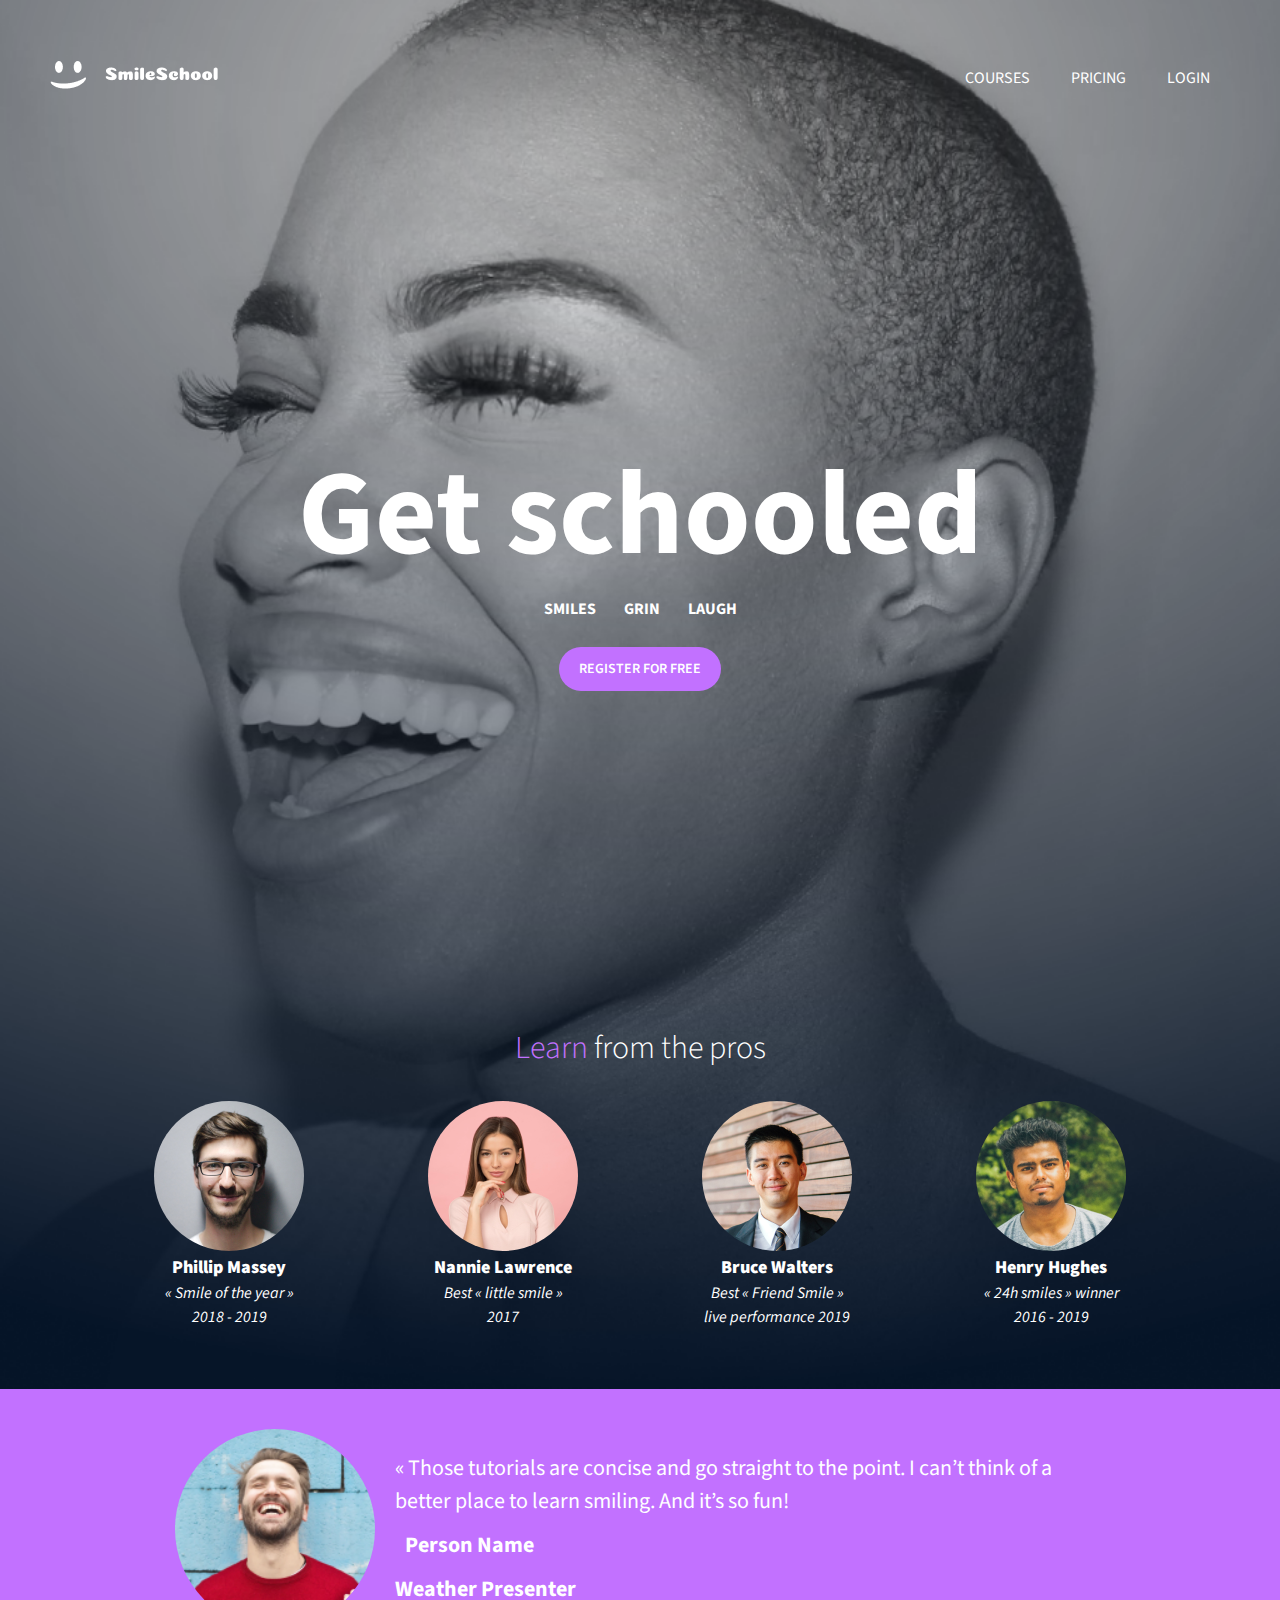
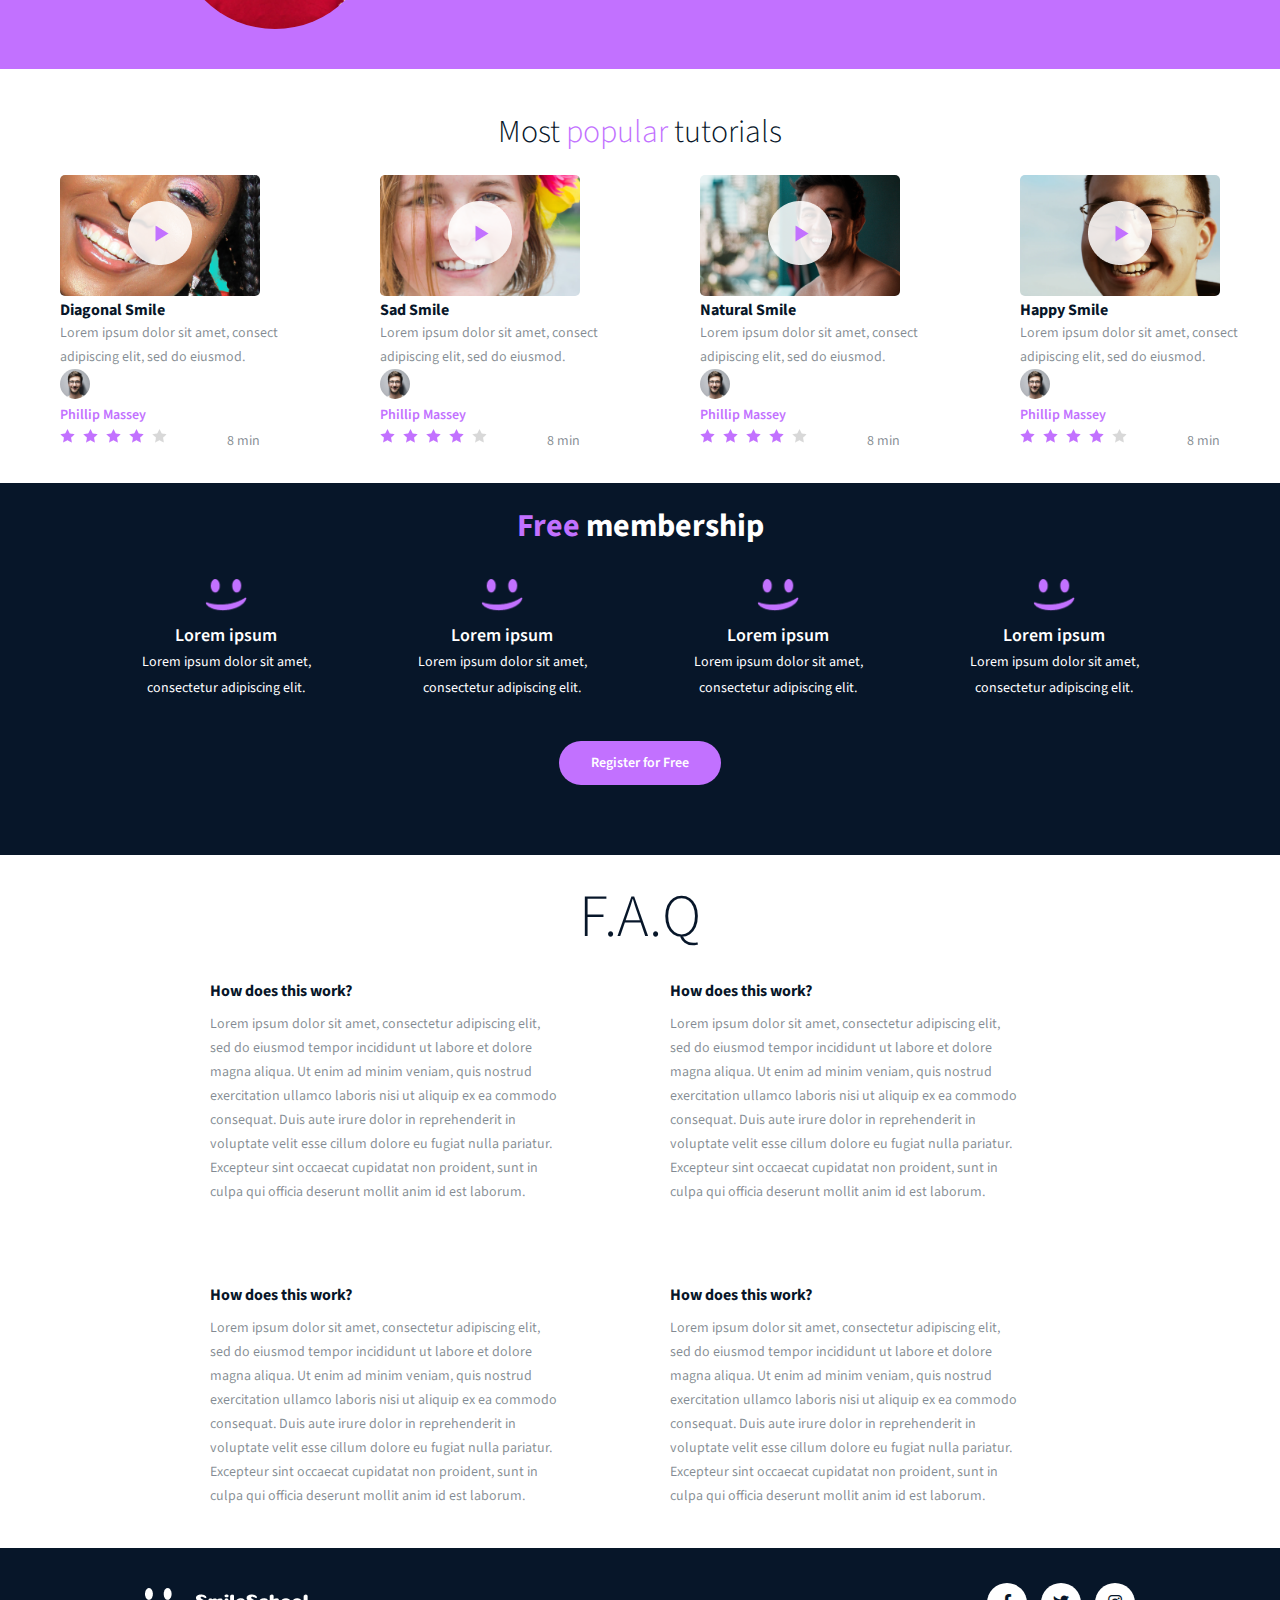
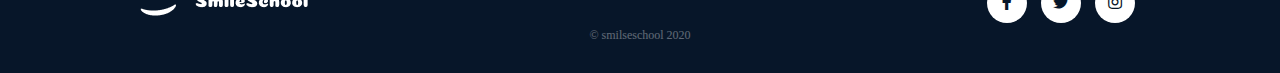
<file: css_advanced/index.html>
<!DOCTYPE html>
<html lang="en">
<head>
    <meta charset="UTF-8">
    <meta name="viewport" content="width=device-width, initial-scale=1.0">
    <title>Smileschool</title>
    <link rel="stylesheet" type="text/css" href="styles.css">
    <link rel="preconnect" href="https://fonts.googleapis.com">
<link rel="preconnect" href="https://fonts.gstatic.com" crossorigin>
<link href="https://fonts.googleapis.com/css2?family=Source+Sans+3:wght@300;400;500;700&display=swap" rel="stylesheet">
<link rel="stylesheet" href="https://cdnjs.cloudflare.com/ajax/libs/font-awesome/5.15.3/css/all.min.css" crossorigin="anonymous" />
</head>
<body>
    <div class="container">
    <header>
        <a href="index.html">
            <img src="../images/logo.png">
          </a>
          <nav>
            <a href="page1.html">COURSES</a>
            <a href="page2.html">PRICING</a>
            <a href="page3.html">LOGIN</a>
            </nav>
    </header>
    <section>
      <div class="hero-section">
        <h2>Get schooled</h2>
        <p>SMILES GRIN LAUGH</p>
        <button type="submit">REGISTER FOR FREE</button>
      </div>
      
      <div class="hero-content">
        <h3>
            <span class="purple-text">Learn</span>
            <span class="white-text"> from the pros</span>
          </h3>
        <div class="hero-images">
          <div>
            <img src="../images/1.png" alt="Image 1">
            <h4>Phillip Massey</h4>
            <p>« Smile of the year » 2018 - 2019
            </p>
          </div>
          <div>
            <img src="../images/6.png" alt="Image 2">
            <h4>Nannie Lawrence</h4>
            <p>Best « little smile » 2017
            </p>
          </div>
          <div>
            <img src="../images/7.png" alt="Image 3">
            <h4>Bruce Walters</h4>
            <p>Best « Friend Smile » 
              live performance 2019
            </p>
          </div>
          <div>
            <img src="../images/8.png" alt="Image 4">
            <h4>Henry Hughes</h4>
            <p>« 24h smiles » winner 2016 - 2019</p>
          </div>
        </div>
      </div>
        </section>
        </div>
        <section class="quote-section">
          <div class="quote">
              <img src="../images/Bitmap.png" alt="Quote Image">
              <div class="blockquote">
                <blockquote>
                  <p class="feedback">« Those tutorials are concise and go straight to the point. I can’t think of a better place to learn smiling. And it’s so fun!</p>
                  <p class="name">Person Name</p>
                </blockquote>
                <p class="job-description">Weather Presenter</p>
              </div>
            </div>
        </section>
        <section class="section-videos">
          <h2 class="section-title">
            <span class="colored-text">Most</span>
            <span class="purple-text">popular</span>
            <span class="colored-text"> tutorials</span>
          </h2>
          
          <div class="box">
            <div class="videos">
              <img src="../images/Bitmap (4).png" alt="Video 1 Thumbnail">
              <img style="width: 64px; height: 64px;" class="play-icon" src="../images/play.png" alt="Play Icon">
              <h3>Diagonal Smile</h3>
              <p>Lorem ipsum dolor sit amet, consect adipiscing elit, sed do eiusmod.</p>
              <div class="author-image">
                <img src="../images/1.png" alt="Author Image">
                <h3>Phillip Massey</h3>
                <div class="rating">
                  <div class="rating-images">
                    <img src="../images/rating.png" alt="Star">
                    <p class="time">8 min</p>
                  </div>
                </div>
              </div>
            </div>
            
            <div class="videos">
              <img src="../images/Bitmap (3).png" alt="Video 2 Thumbnail">
              <img  style="width: 64px; height: 64px;" class="play-icon" src="../images/play.png" alt="Play Icon">
              <h3>Sad Smile</h3>
              <p>Lorem ipsum dolor sit amet, consect adipiscing elit, sed do eiusmod.</p>
              <div class="author-image">
                <img src="../images/1.png" alt="Author Image">
                <h3>Phillip Massey</h3>
                <div class="rating">
                  <div class="rating-images">
                    <img src="../images/rating.png" alt="Star">
                    <p class="time">8 min</p>
                  </div>
                </div>
              </div>
            </div>
            
            <div class="videos">
              <img src="../images/Bitmap (2).png" alt="Video 3 Thumbnail">
              <img  style="width: 64px; height: 64px;" class="play-icon" src="../images/play.png" alt="Play Icon">
              <h3>Natural Smile</h3>
              <p>Lorem ipsum dolor sit amet, consect adipiscing elit, sed do eiusmod.</p>
              <div class="author-image">
                <img src="../images/1.png" alt="Author Image">
                <h3>Phillip Massey</h3>
                <div class="rating">
                  <div class="rating-images">
                    <img src="../images/rating.png" alt="Star">
                    <p class="time">8 min</p>
                  </div>
                </div>
              </div>
            </div>
            
            <div class="videos">
              <img src="../images/Bitmap (1).png" alt="Video 4 Thumbnail">
              <img  style="width: 64px; height: 64px;" class="play-icon" src="../images/play.png" alt="Play Icon">
              <h3>Happy Smile</h3>
              <p>Lorem ipsum dolor sit amet, consect adipiscing elit, sed do eiusmod.</p>
              <div class="author-image">
                <img src="../images/1.png" alt="Author Image">
                <h3>Phillip Massey</h3>
                <div class="rating">
                  <div class="rating-images">
                    <img src="../images/rating.png" alt="Star">
                    <p class="time">8 min</p>
                  </div>
                </div>
              </div>
            </div>  
          </div>
        </section>
        
        <section class="section-membership">
          <h2 class="membership-title"> <span class="purple-text">Free</span>
            <span class="white-text"> membership</span>
        </h2>
            <div class="membership-images">
              <img src="../images/smile.png" alt="Image 5">
              <h3>Lorem ipsum</h3>
              <p>Lorem ipsum dolor sit amet, consectetur adipiscing elit.</p>
            </div>
            <div class="membership-images">
              <img src="../images/smile.png" alt="Image 5">
              <h3>Lorem ipsum</h3>
              <p>Lorem ipsum dolor sit amet, consectetur adipiscing elit.</p>
            </div>
            <div class="membership-images">
              <img src="../images/smile.png" alt="Image 5">
              <h3>Lorem ipsum</h3>
              <p>Lorem ipsum dolor sit amet, consectetur adipiscing elit.</p>
            </div>
            <div class="membership-images">
              <img src="../images/smile.png" alt="Image 5">
              <h3>Lorem ipsum</h3>
              <p>Lorem ipsum dolor sit amet, consectetur adipiscing elit.</p>
            </div>
            <div>
            <button>Register for Free</button>
            </div>
        </section>
        

        <section class="faq">
          <h2 class="faq-title">F.A.Q</h2>
          <div class="bigger-box">
              <div class="faq-box">
                <h4>How does this work?</h4>
                <p>Lorem ipsum dolor sit amet, consectetur adipiscing elit, sed do eiusmod tempor incididunt ut labore et dolore magna aliqua. Ut enim ad minim veniam, quis nostrud exercitation ullamco laboris nisi ut aliquip ex ea commodo consequat. Duis aute irure dolor in reprehenderit in voluptate velit esse cillum dolore eu fugiat nulla pariatur. Excepteur sint occaecat cupidatat non proident, sunt in culpa qui officia deserunt mollit anim id est laborum.</p>
              </div>
              <div class="faq-box">
                <h4>How does this work?</h4>
                <p>Lorem ipsum dolor sit amet, consectetur adipiscing elit, sed do eiusmod tempor incididunt ut labore et dolore magna aliqua. Ut enim ad minim veniam, quis nostrud exercitation ullamco laboris nisi ut aliquip ex ea commodo consequat. Duis aute irure dolor in reprehenderit in voluptate velit esse cillum dolore eu fugiat nulla pariatur. Excepteur sint occaecat cupidatat non proident, sunt in culpa qui officia deserunt mollit anim id est laborum.</p>
              </div>
            <div class="faq-box">
                <h4>How does this work?</h4>
                <p>Lorem ipsum dolor sit amet, consectetur adipiscing elit, sed do eiusmod tempor incididunt ut labore et dolore magna aliqua. Ut enim ad minim veniam, quis nostrud exercitation ullamco laboris nisi ut aliquip ex ea commodo consequat. Duis aute irure dolor in reprehenderit in voluptate velit esse cillum dolore eu fugiat nulla pariatur. Excepteur sint occaecat cupidatat non proident, sunt in culpa qui officia deserunt mollit anim id est laborum.</p>
              </div>
              <div class="faq-box">
                <h4>How does this work?</h4>
                <p>Lorem ipsum dolor sit amet, consectetur adipiscing elit, sed do eiusmod tempor incididunt ut labore et dolore magna aliqua. Ut enim ad minim veniam, quis nostrud exercitation ullamco laboris nisi ut aliquip ex ea commodo consequat. Duis aute irure dolor in reprehenderit in voluptate velit esse cillum dolore eu fugiat nulla pariatur. Excepteur sint occaecat cupidatat non proident, sunt in culpa qui officia deserunt mollit anim id est laborum.</p>
              </div>
            </div>
        </section>
        <footer class="footer">
            <div class="footer-container">
              <div class="footer-content">
                <div class="footer-logo">
                    <img src="../images/logo.png" alt="Global Block Image">
                </div>
                <div class="social-items">
                    <a href="#" class="social-item"><i class="fab fa-facebook-f"></i></a>
                    <a href="#" class="social-item"><i class="fab fa-twitter"></i></a>
                    <a href="#" class="social-item"><i class="fab fa-instagram"></i></a>
                  </div>
                </div>
              </div>
              <p class="copyright">
                &copy; smilseschool 2020
              </p>
            </div>
          </footer>
</body>
</html>
</file>
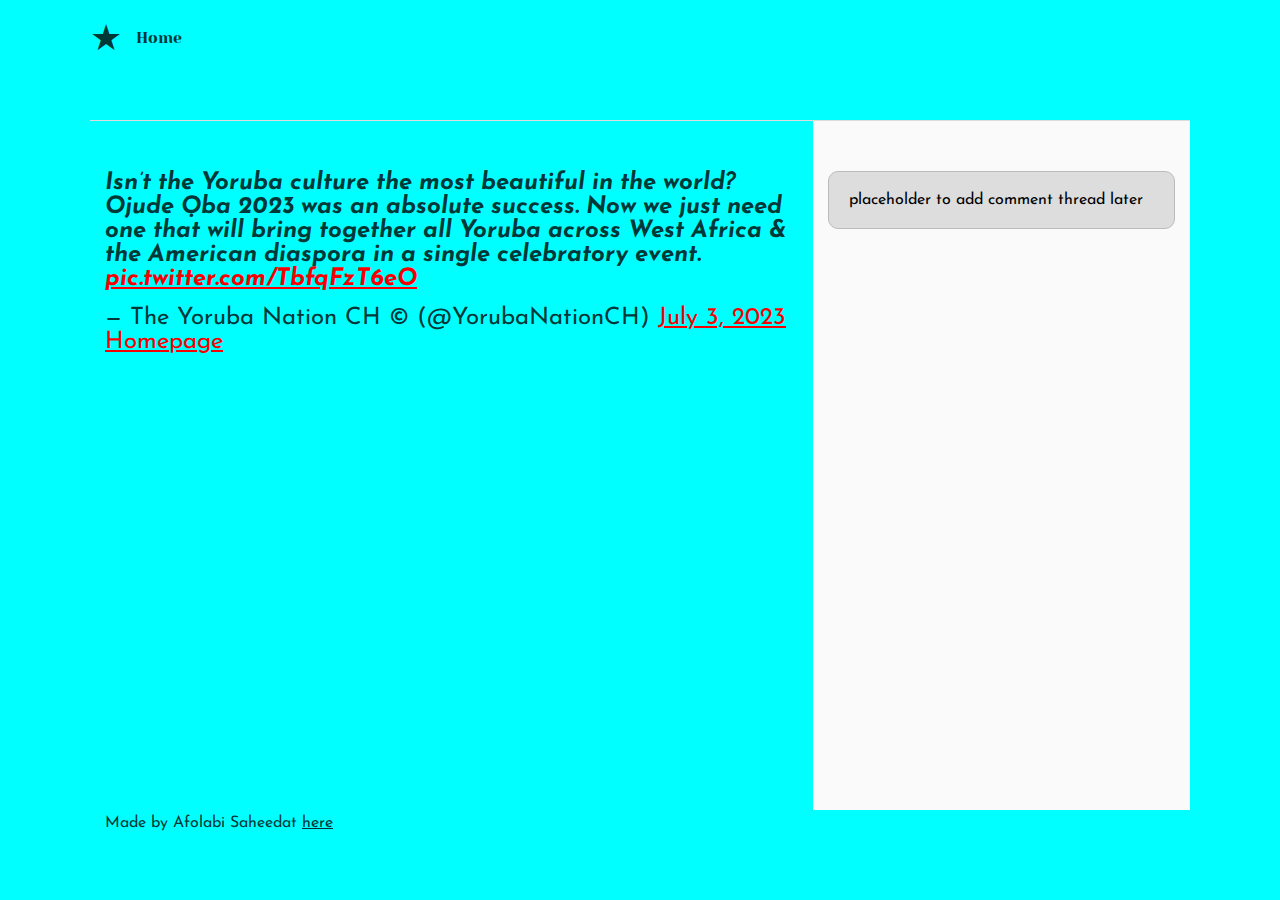
<file: css_basic/tweets.html>
<!DOCTYPE html>
<html lang="en">
<head>
    <meta charset="UTF-8">
    <meta name="viewport" content="width=device-width, initial-scale=1.0">
    <title>My File</title>
    <link href="base.css" rel="stylesheet">
    <link href="styles.css" rel="stylesheet">
</head>
<body>
    <header>
        <ul>
            <li class="logo">&#9733;</li>
            <li><a href="index.html">Home</a></li>
        </ul>
    </header>
    <main>
        <article>
            <blockquote class="twitter-tweet"><p lang="en" dir="ltr">Isn’t the Yoruba culture the most beautiful in the world? Ojude Ọba 2023 was an absolute success. Now we just need one that will bring together all Yoruba across West Africa &amp; the American diaspora in a single celebratory event. <a href="https://t.co/TbfqFzT6eO">pic.twitter.com/TbfqFzT6eO</a></p>&mdash; The Yoruba Nation CH © (@YorubaNationCH) <a href="https://twitter.com/YorubaNationCH/status/1675864192681668621?ref_src=twsrc%5Etfw">July 3, 2023</a></blockquote> <script async src="https://platform.twitter.com/widgets.js" charset="utf-8"></script>
                <a href="index.html">Homepage</a>
        </article>
        <aside>
            <p>placeholder to add comment thread later</p>
        </aside>
    </main>
    <footer>
        <p>Made by Afolabi Saheedat <a href="https://www.holbertonschool.com/holberton-logo.png" target="_blank">here</a></p>
    </footer>
    

</body>
</html>
</file>
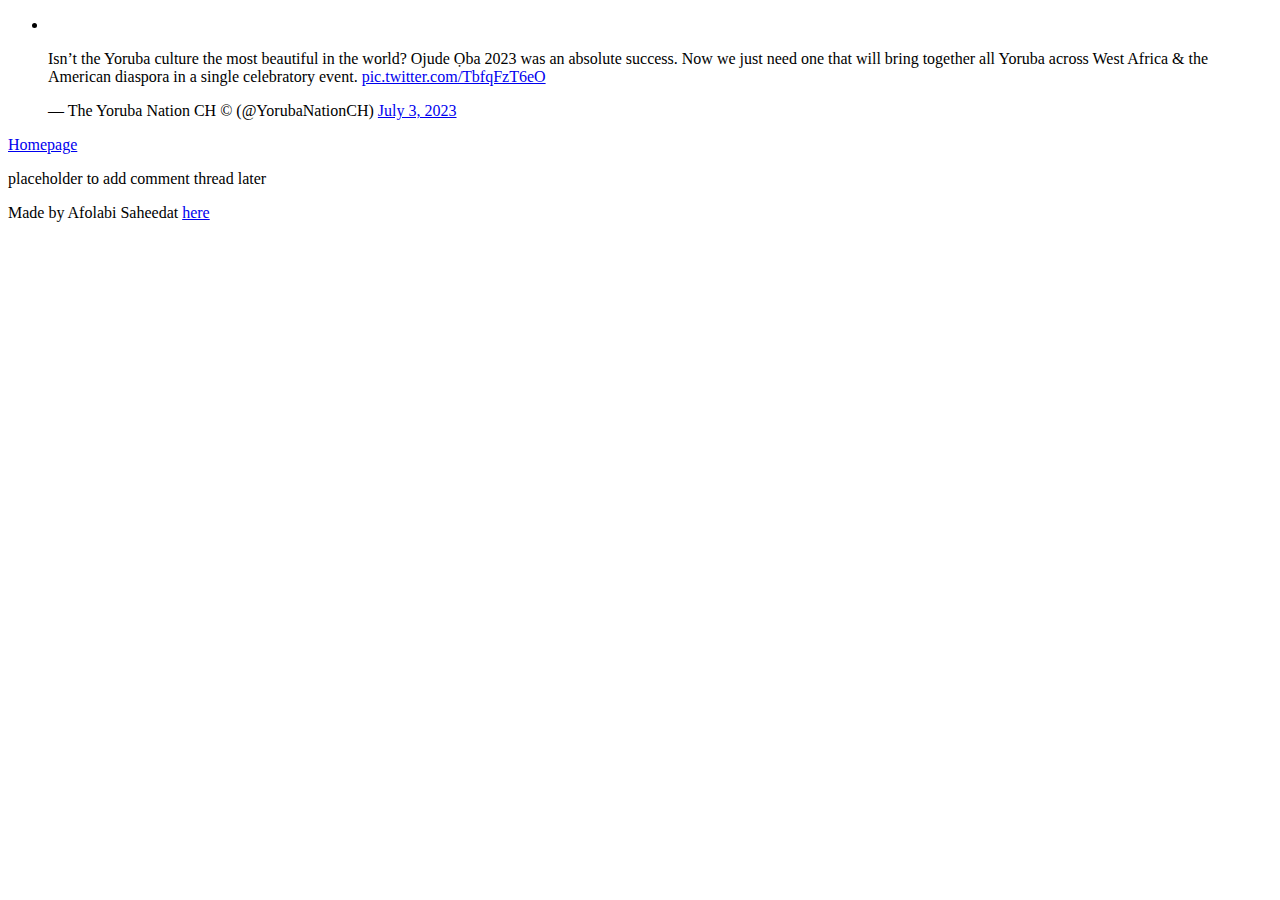
<file: html_basic/tweets.html>
<!DOCTYPE html>
<html lang="en">
<head>
    <meta charset="UTF-8">
    <meta name="viewport" content="width=device-width, initial-scale=1.0">
    <title>My File</title>
</head>
<body>
    <header>
        <ul>
            <li><a href="index.html"></a></li>
        </ul>
    </header>
    <main>
        <article>
            <blockquote class="twitter-tweet"><p lang="en" dir="ltr">Isn’t the Yoruba culture the most beautiful in the world? Ojude Ọba 2023 was an absolute success. Now we just need one that will bring together all Yoruba across West Africa &amp; the American diaspora in a single celebratory event. <a href="https://t.co/TbfqFzT6eO">pic.twitter.com/TbfqFzT6eO</a></p>&mdash; The Yoruba Nation CH © (@YorubaNationCH) <a href="https://twitter.com/YorubaNationCH/status/1675864192681668621?ref_src=twsrc%5Etfw">July 3, 2023</a></blockquote> <script async src="https://platform.twitter.com/widgets.js" charset="utf-8"></script>
                <a href="index.html">Homepage</a>
        </article>
        <aside>
            <p>placeholder to add comment thread later</p>
        </aside>
    </main>
    <footer>
        <p>Made by Afolabi Saheedat <a href="https://www.holbertonschool.com/holberton-logo.png" target="_blank">here</a></p>
    </footer>
    

</body>
</html>
</file>
<file: css_advanced/styles.css>
html, body, div, span, applet, object, iframe,
h1, h2, h3, h4, h5, h6, p, blockquote, pre,
a, abbr, acronym, address, big, cite, code,
del, dfn, em, img, ins, kbd, q, s, samp,
small, strike, strong, sub, sup, tt, var,
b, u, i, center,
dl, dt, dd, ol, ul, li,
fieldset, form, label, legend,
table, caption, tbody, tfoot, thead, tr, th, td,
article, aside, canvas, details, embed, 
figure, figcaption, footer, header, hgroup, 
menu, nav, output, ruby, section, summary,
time, mark, audio, video {
	margin: 0;
	padding: 0;
	border: 0;
	font-size: 100%;
	font: inherit;
	vertical-align: baseline;
}
/* HTML5 display-role reset for older browsers */
article, aside, details, figcaption, figure, 
footer, header, hgroup, menu, nav, section {
	display: block;
}
body {
	line-height: 1;
}
ol, ul {
	list-style: none;
}
blockquote, q {
	quotes: none;
}
blockquote:before, blockquote:after,
q:before, q:after {
	content: '';
	content: none;
}
table {
	border-collapse: collapse;
	border-spacing: 0;
}
/*HERO-SECTION 
    =======================*/
.container {
    background-image: url('../images/Object.png');
    background-size: cover;
    background-position: center;
    padding: 30px;
}


/*HEADER 
=============*/
header {
    display: flex;
    justify-content: space-between;
    align-items: center;
    padding: 20px;
    position: relative;
    z-index: 1;
}
.logo {
    padding-left: 50px;
    padding-top: 20px;
    display: flex;
    align-items: center;
} 
.logo img {
    margin-right: 10px;
}
nav {
    display: flex;
    padding: 20px;
    gap: 41px;
    height: 15px;
}
nav a {
    text-decoration: none;
    color: #ffffff;
    font-family: 'Source Sans 3', sans-serif;
}

/* HERO-SECTION
    ===============*/
.hero-section{
    display: flex;
    flex-direction: column;
    align-items: center;
    justify-content: center;
    height: 100vh;
}
.hero-section h2{
    text-align: center;
    color: #ffffff;
    font-family: 'Source Sans 3', sans-serif;
    font-size: 120px;
    font-style: normal;
    font-weight: 700;
    line-height: normal;
}
.hero-section p {
    color: #FFF;
    text-align: center;
    font-family: 'Source Sans 3', sans-serif;
    font-size: 16px;
    font-style: normal;
    font-weight: 700;
    word-spacing: 25px;
}
button {
    border-radius: 22px;
    background: #C271FF;
    width: 162px;
    height: 44px;
    flex-shrink: 0;
    border: none;
    text-align: center;
    margin: 30px;
    color: #ffffff;
    font-family: 'Source Sans 3', sans-serif;
    font-size: 14px;
    font-style: normal;
    font-weight: 600;
    line-height: normal;
}
.hero-content h3{
    font-family: 'Source Sans 3', sans-serif;
    font-size: 32px;
    font-style: normal;
    font-weight: 300;
    line-height: normal;
    text-align: center;
}
.purple-text {
    color: #C271FF;
}
.white-text {
    color: #ffffff;
}
.hero-images {
    display: flex;
    justify-content: space-evenly;
    margin-top: 30px;
    margin-bottom: 30px;
}

.hero-images div {
    text-align: center;
}

.hero-images img {
    width: 150px; 
    height: 150px;
    border-radius: 50%;
    object-fit: cover;
}

.hero-images h4,
.hero-images p {
    text-align: center;
}
.hero-images h4 {
    color: #ffffff;
    font-family: 'Source Sans 3', sans-serif;
    font-size: 18px;
    font-style: normal;
    font-weight: 900;
    line-height: 27px;
}
.hero-images p {
    color: #FFfffF;
    font-family: 'Source Sans 3', sans-serif;
    text-align: center;
    font-size: 16px;
    font-style: italic;
    font-weight: 400;
    line-height: 24px; 
    width: 150px;
}

/*QUOTE SECTION
    --======================*/

.quote-section {
    display: flex;
    justify-content: center;
    align-items: center;
    background-color: #C271FF;
    padding-top: 40px;
    padding-bottom: 40px;
}
.quote {
    display: flex;
    align-items: center;
}
.quote img {
    width: 200px; 
    height: 200px;
    border-radius: 50%;
    object-fit: cover; 
  }

.quote blockquote {
    margin-left: 20px; 
    color: #ffffff;
}
.blockquote {
    width: 730px;
}
.feedback {
    font-family: 'Source Sans 3', sans-serif;
    font-size: 22px;
    font-style: normal;
    font-weight: 400;
    line-height: 33.6px
}
.name {
    padding: 10px;
    font-family: 'Source Sans 3', sans-serif;
    font-size: 22px;
    font-style: normal;
    font-weight: 700;
    line-height: 33.6px;
}
.job-description {
    font-family: 'Source Sans 3', sans-serif;
    font-size: 22px;
    font-style: normal;
    color: #ffffff;
    font-weight: 700;
    line-height: 33.6px;
    margin-left: 20px;
}

/*VIDEOS SECTION 
    ===========================*/

.section-videos {
    padding-top: 40px;
}
.section-title {
    color: #071629;
    text-align: center;
    font-family: 'Source Sans 3', sans-serif;
    font-size: 32px;
    font-style: normal;
    font-weight: 300;
    line-height: normal;
}

.box {
    display: flex;
    justify-content: space-around;
    flex-wrap: wrap;
    margin-top: 20px;
}

.videos {
    position: relative;
    width: 200px; 
    margin-bottom: 20px;
}

.videos img {
    width: 100%;
    height: auto;
    border-radius: 5px;
}

.play-icon {
    position: absolute;
    top: 20%;
    left: 50%;
    transform: translate(-50%, -50%);
}
.videos p {
    font-family: 'Source Sans 3', sans-serif;
    color: rgba(7, 22, 41, 0.50);
    font-size: 14px;
    font-style: normal;
    font-weight: 400;
    line-height: 24px;
    width: 242px;
}
.videos h3 {
    color: #071629;
    font-family: 'Source Sans 3', sans-serif;
    font-size: 16px;
    font-style: normal;
    font-weight: 700;
    line-height: normal;
}
.author-image h3 {
    color: #C271FF;
    font-family: 'Source Sans 3', sans-serif;
    font-size: 14px;
    font-style: normal;
    font-weight: 600;
    line-height: 27px;
}
.author-image img {
    width: 30px; 
    height: 30px;
    border-radius: 50px;
}
.rating-text {
    margin-bottom: 5px;
}
.rating-images img {
    width: 107px;
    height: 15px; 
}
.rating-images {
    display: flex;
    margin-bottom: 10px;
}
.time {
    color: #C271FF;
    text-align: right;
    font-family: 'Source Sans 3', sans-serif;
    font-size: 14px;
    font-style: normal;
    font-weight: 600;
    line-height: 27px;
    padding-left: 10px;
}


/*MEMBERSHIP SECTION */

.section-membership {
    background-color: #071629;
    padding: 20px;
    display: flex;
    justify-content: center;
    align-items: center;
    padding-bottom: 40px;
    flex-wrap: wrap;
}
.membership-title {
    text-align: center;
    font-family: 'Source Sans 3', sans-serif;
    font-size: 32px;
    font-style: normal;
    font-weight: 700;
    line-height: normal;
    width: 100%;
    margin-bottom: 20px;
}
.section-membership img {
    width: 43px;
    height: auto;
    margin-bottom: 10px;
}
.membership-images h3 {
    color: #FFF;
    font-family: 'Source Sans 3', sans-serif;
    text-align: center;
    font-size: 18px;
    font-style: normal;
    font-weight: 600;
    line-height: 26px;
    width: 256px; 
}
.membership-images p {
    color: #FFF;
    font-family: 'Source Sans 3', sans-serif;
    text-align: center;
    font-size: 14px;
    font-style: normal;
    font-weight: 400;
    line-height: 26px; 
    width: 215px;
}
.membership-images {
    display: flex;
    justify-content: center;
    align-items: center;
    flex-direction: column;
    margin: 10px;
    text-align: center;
  }
.membership-images img {
    align-self: center;
}

/* FAQ 
    ===========*/
.faq-title {
    color: #071629;
    text-align: center;
    font-family: 'Source Sans 3', sans-serif;
    font-size: 60px;
    font-style: normal;
    font-weight: 300;
    line-height: normal;
}
.faq {
    padding-top: 20px;
}
.bigger-box {
    display: flex;
    flex-wrap: wrap;
    justify-content: center;
    gap: 20px;
  }
  
  .faq-box {
    flex-basis: calc(50% - 20px);
    max-width: 400px;
    padding: 20px;
    border-radius: 5px;
    margin-bottom: 20px;
    text-align: left;
  }
  
  .faq-box h4 {
    color: #071629;
    font-family: 'Source Sans 3', sans-serif;
    font-size: 16px;
    font-style: normal;
    font-weight: 700;
    line-height: normal;
    margin-bottom: 10px;
  }
  
  .faq-box p {
    color: rgba(7, 22, 41, 0.50);
    font-family: 'Source Sans 3', sans-serif;
    font-size: 14px;
    font-style: normal;
    font-weight: 400;
    line-height: 24px;
    width: 350px;
  }
  /* Footer Section */

.footer {
    background-color: #071629;
    text-align: center;
    padding: 30px 0;
} 
.footer-container {
    max-width: 1000px;
    margin: 0 auto;
} 
.footer-content {
    display: flex;
    align-items: center;
    justify-content: space-between;
    flex-wrap: wrap;
}
.footer-logo {
    height: 30px;
}
.social-item {
    display: inline-block;
    width: 40px;
    height: 40px;
    border-radius: 50%;
    background-color: #ffffff;
    margin: 5px;
    text-align: center;
    line-height: 40px;
    transition: background-color 0.3s ease;
}  
.social-item i {
    color: #071629;
}
.copyright{
    color: #FFF;
    font-family: 'Source Sans Pro';
    font-size: 12px;
    font-style: normal;
    font-weight: 400;
    line-height: normal;
    opacity: 0.3516787588596344;
}
</file>
<file: css_basic/base.css>
/* Importing webfonts */
/* (If you're learning CSS, you should disregard that) */

@import url(https://fonts.googleapis.com/css?family=Yeseva+One);
@import url(https://fonts.googleapis.com/css?family=Josefin+Sans:400,700,700italic,400italic);


/* CSS reset rules */

html, body {
	height: 100%;
	min-height: 100%;
}
html, body, div, span, applet, object, iframe,
h1, h2, h3, h4, h5, h6, p, blockquote, pre,
a, abbr, acronym, address, big, cite, code,
del, dfn, img, ins, kbd, q, s, samp,
small, strike, sub, sup, tt, var,
b, u, i, center,
dl, dt, dd,
fieldset, form, label, legend,
table, caption, tbody, tfoot, thead, tr, th, td,
article, aside, canvas, details, embed, 
figure, figcaption, footer, header, hgroup, 
menu, nav, output, ruby, section, summary,
time, mark, audio, video {
	margin: 0;
	padding: 0;
	border: 0;
	font-size: 100%;
	font: inherit;
	vertical-align: baseline;
}
/* HTML5 display-role reset for older browsers */
article, aside, details, figcaption, figure, 
footer, header, hgroup, menu, nav, section {
	display: block;
}
body {
	line-height: 1;
}
blockquote, q {
	quotes: none;
}
blockquote:before, blockquote:after,
q:before, q:after {
	content: '';
	content: none;
}
table {
	border-collapse: collapse;
	border-spacing: 0;
}


/* Fonts and colors */

body {
	font-family: 'Josefin Sans', serif;
	color: rgba(0, 0, 0, 0.8);
}
h1, h2, h3, h4, h5, h6, header {
	font-family: 'Yeseva One', sans-serif;
}
article {
	display: block;
	
}
header {
	border-bottom: 1px solid rgb(221,221,221);
	transition: border-bottom-color 1s ease;
}
header a {
	color: rgba(0, 0, 0, 0.8);
}
aside {
	background: #FAFAFA;
}
aside p {
	border: 1px solid #bbb;
	background: #ddd;
	color: black;
}
footer a {
	color: rgba(0, 0, 0, 0.8);
}
a {
	color: #F80002;
}


/* Positioning and margins */

@media (min-width: 1100px) {
	body {
		width: 1100px;
		margin: 0 auto;
	}
}

article {
	padding: 50px 15px;
}
article > *:first-child {
	margin-top: 0;
}
aside {
	padding: 50px 15px;
}
header .right {
	float: right;
	margin: 0 10px 15px;
}


/* Header */
header {
	padding: 20px 0;
	height: 80px;
}
header ul {
	list-style: none;
	margin: 0;
	padding: 0;
}
header li {
	display: inline;
	vertical-align:middle;
}
header li:first-child {
	margin: 0;
}
header li a {
	margin: 0 10px;
}
header li.logo {
	font-size: 36px;
}
header a {
	text-decoration: none;
}


/* Aside */

aside p {
	border-radius: 10px;
	padding: 20px 20px;
}


/* Footer */

footer {
	padding: 5px 15px;
	height: 80px;
}


/* Text styles and margins */

p {
	margin-bottom: 15px;
}
h1 {
	font-size: 36px;
	margin: 40px 0 20px;
}
h2 {
	font-size: 32px;
	margin: 30px 0 15px;
}
h3 {
	font-size: 28px;
	margin: 25px 0 10px;
}
h4 {
	font-size: 20px;
	font-weight: bold;
	margin: 20px 0 10px;
}
h5 {
	font-size: 18px;
	font-weight: bold;
	margin: 15px 0 10px;
}
h6 {
	font-weight: bold;
	margin: 5px 0;
}

@media (max-width: 800px) {
  body.works_on_smartphone {
  	display: block;
  }
  body.works_on_smartphone main {
  	display: block;
  }
  header .right {
  	float: none;
  }
}
</file>
<file: css_basic/styles.css>
body{
    display: flex;
    flex-direction: column;
    background-color: aqua;
}
main{
    display: flex;
    flex-direction: row;
    flex: auto;
}
article{
    flex: 2;
    overflow-y: auto;
    font-size: 24px;
}
article p{
    font-weight: 700;
    font-style: italic;
}
aside{
    flex: 1;
    overflow-y: auto;
}
</file>
